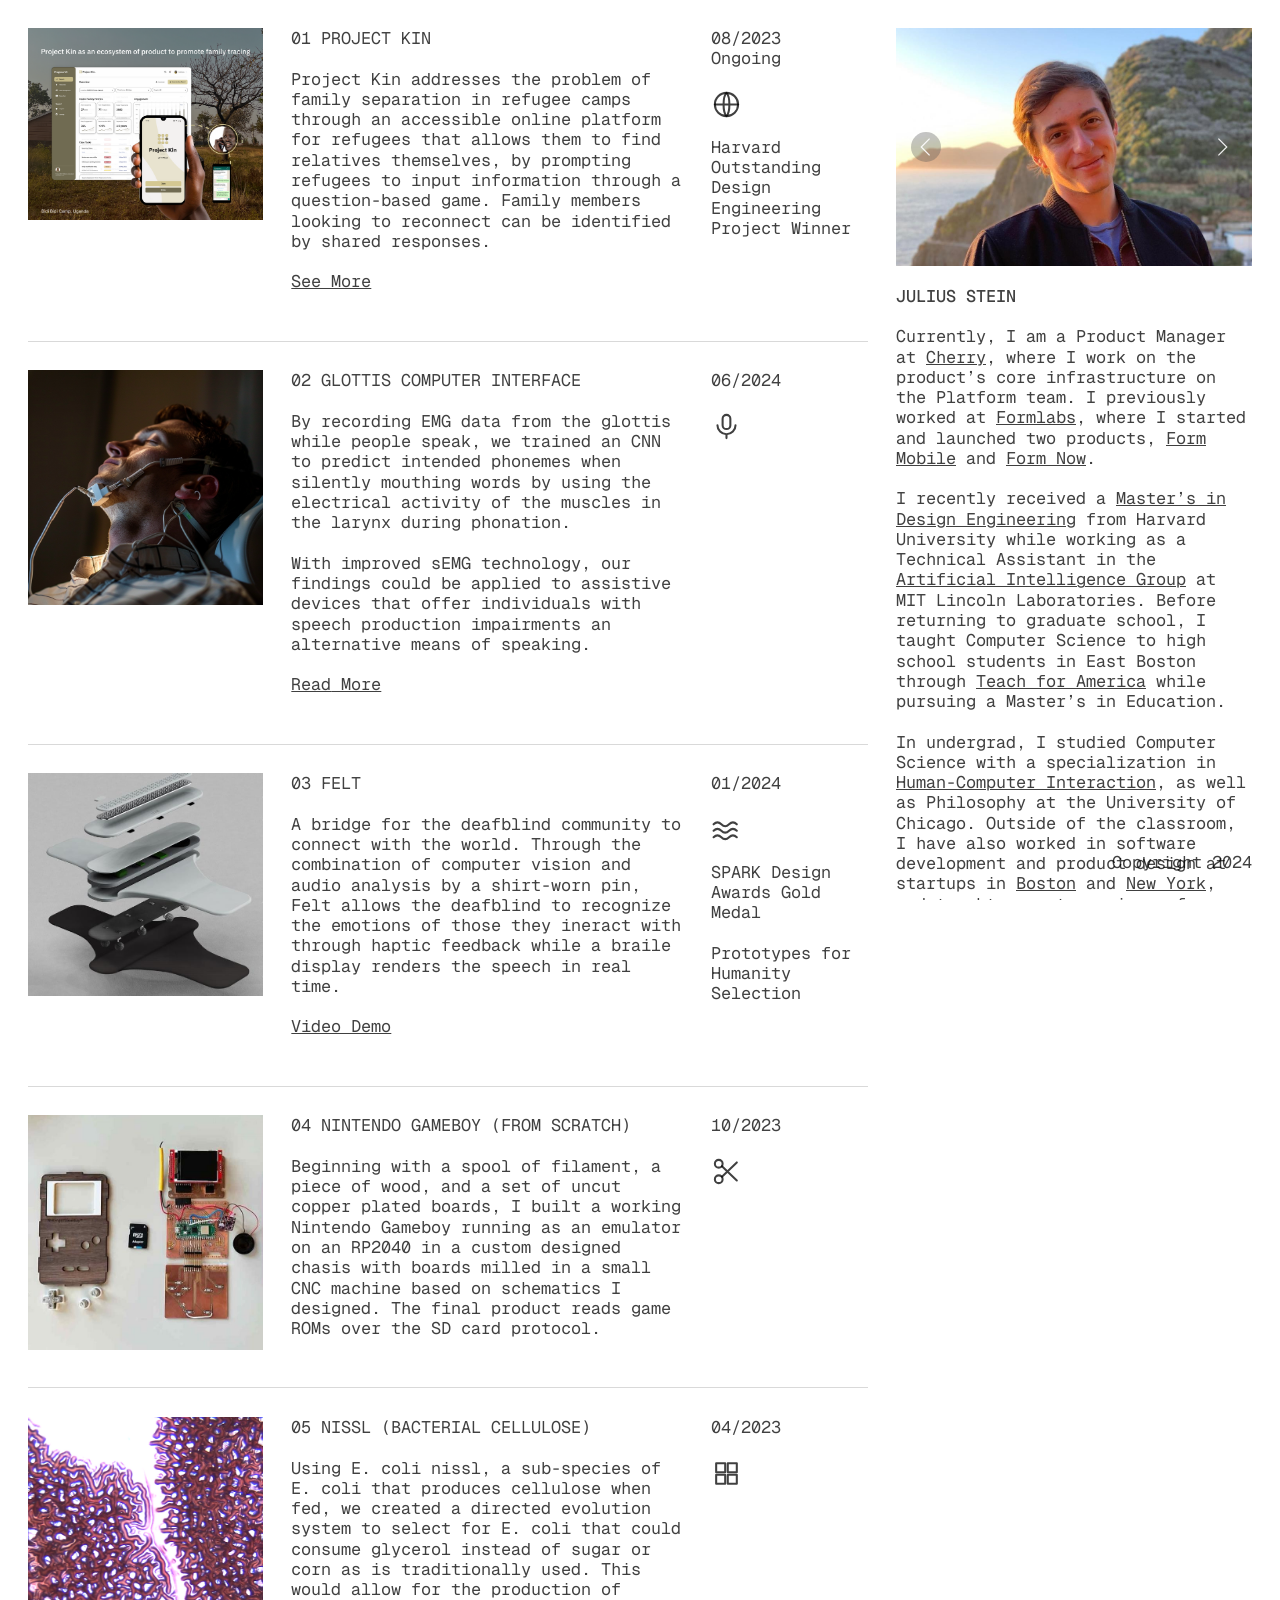
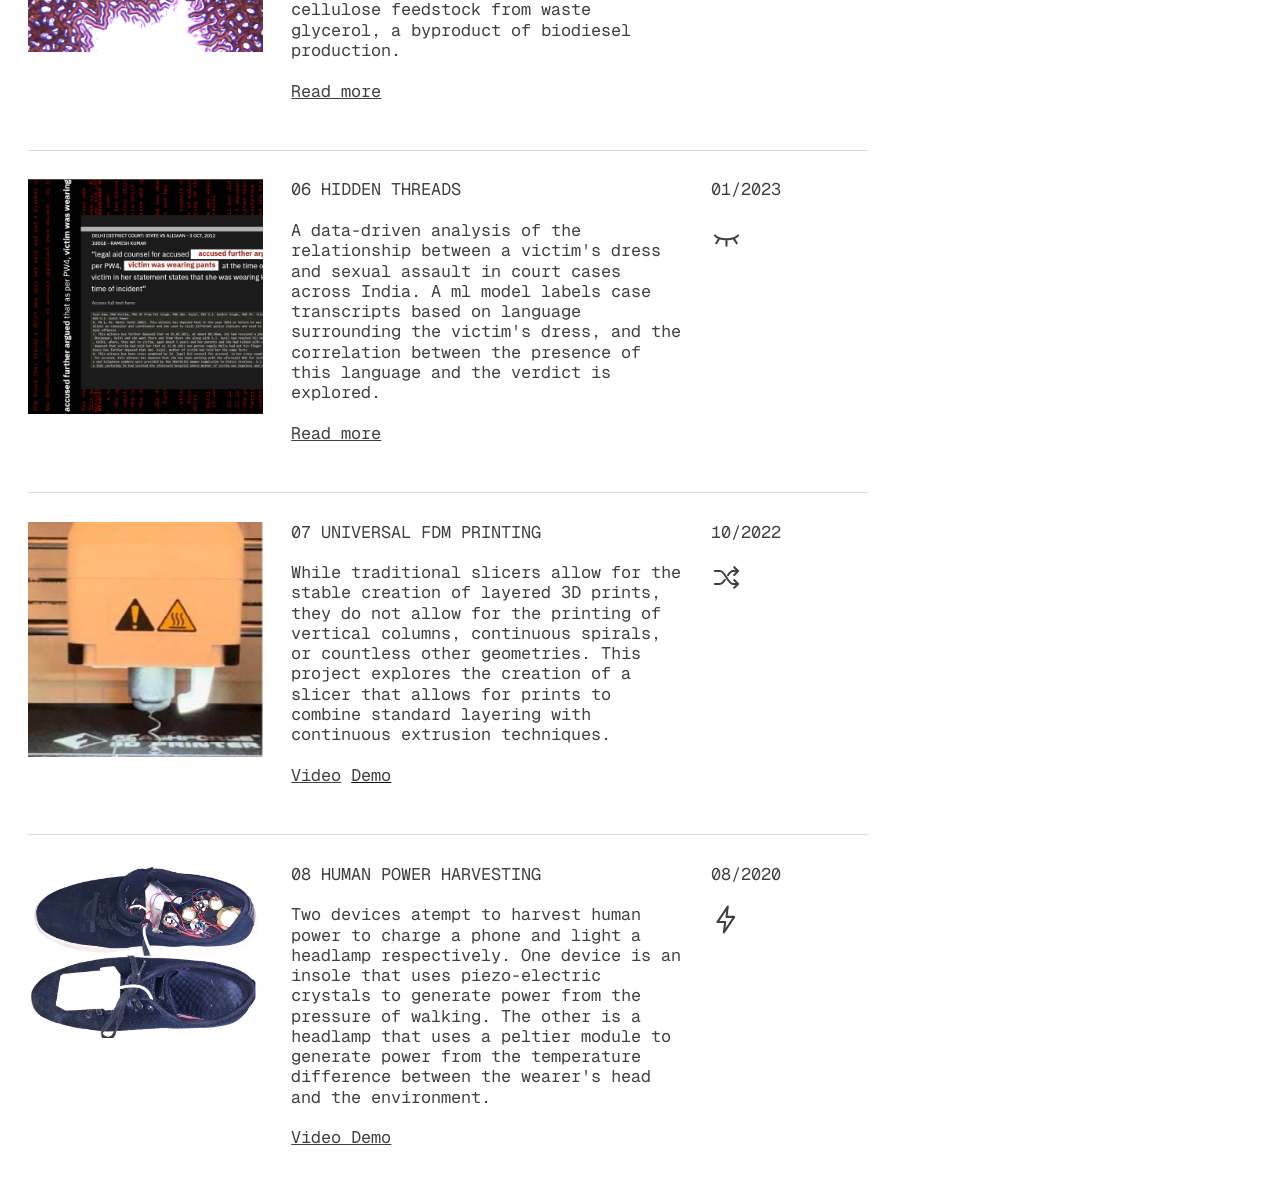
<file: index.html>
<!DOCTYPE html>
<html lang="en">
<head>
<meta charset="utf-8">
<meta name="viewport" content="width=device-width, initial-scale=1">
<title>Julius Stein</title>
<meta name="description" content="Julius Stein">
<meta property="og:title" content="Julius Stein">
<meta property="og:url" content="https://juliusstein.com">
<meta property="og:type" content="website">
<meta property="og:image" content="https://juliusstein.com/images/headshot-og.jpeg">
<meta name="twitter:card" content="summary_large_image">
<meta name="twitter:title" content="Julius Stein">
<link rel="icon" href="images/favicon.ico" sizes="any">
<link rel="preconnect" href="https://fonts.googleapis.com">
<link rel="preconnect" href="https://fonts.gstatic.com" crossorigin>
<link href="https://fonts.googleapis.com/css2?family=Geist+Mono:wght@400;500&display=swap" rel="stylesheet">
<link rel="stylesheet" href="style.css">
</head>
<body>

<aside class="panel">
  <div class="slideshow" id="slideshow" aria-label="Photos of Julius">
    <div class="slides">
      <img class="slide active" src="images/headshot-1.jpg" data-fallback="https://freight.cargo.site/w/1000/q/75/i/K1742128180069906181771671910845/IMG-20240424-WA0009.jpg" alt="Julius Stein" width="1000" height="667">
      <img class="slide" src="images/headshot-2.jpg" data-fallback="https://freight.cargo.site/w/1000/q/75/i/G1742120150423571824888368085437/IMG-20240424-WA0008.jpg" alt="Julius Stein" width="1000" height="667">
      <img class="slide" src="images/headshot-3.jpg" data-fallback="https://freight.cargo.site/w/580/q/75/i/J1743443464410953806624097319357/WhatsApp-Image-2024-04-25-at-17.18.12_893aa826.jpg" alt="Julius Stein" width="580" height="387">
    </div>
    <button class="nav prev" aria-label="Previous photo"><svg viewBox="0 0 36 36"><circle cx="18" cy="18" r="18"/><path d="M22.3 28l-10-10 10-10"/></svg></button>
    <button class="nav next" aria-label="Next photo"><svg viewBox="0 0 36 36"><circle cx="18" cy="18" r="18"/><path d="M22.3 28l-10-10 10-10"/></svg></button>
  </div>

  <p class="name"><b>JULIUS STEIN</b></p>

  <p>Currently, I am a Product Manager at <a href="https://withcherry.com/" target="_blank" rel="noopener">Cherry</a>, where I work on the product’s core infrastructure on the Platform team. I previously worked at <a href="https://formlabs.com/" target="_blank" rel="noopener">Formlabs</a>, where I started and launched two products, <a href="https://now.formlabs.com/" target="_blank" rel="noopener">Form Mobile</a> and <a href="https://formlabs.com/software/form-mobile/" target="_blank" rel="noopener">Form Now</a>.</p>

  <p>I recently received a <a href="https://mde.harvard.edu/" target="_blank" rel="noopener">Master’s in Design Engineering</a> from Harvard University while working as a Technical Assistant in the <a href="https://www.ll.mit.edu/r-d/technology-office/artificial-intelligence-technology" target="_blank" rel="noopener">Artificial Intelligence Group</a> at MIT Lincoln Laboratories. Before returning to graduate school, I taught Computer Science to high school students in East Boston through <a href="https://www.teachforamerica.org/massachusetts" target="_blank" rel="noopener">Teach for America</a> while pursuing a Master’s in Education.</p>

  <p>In undergrad, I studied Computer Science with a specialization in <a href="https://lab.plopes.org/" target="_blank" rel="noopener">Human-Computer Interaction</a>, as well as Philosophy at the University of Chicago. Outside of the classroom, I have also worked in software development and product design at startups in <a href="https://www.snapapp.com/" target="_blank" rel="noopener">Boston</a> and <a href="https://www.bioliteenergy.com/" target="_blank" rel="noopener">New York</a>, and taught computer science for a number of <a href="https://www.wearebgc.org/" target="_blank" rel="noopener">non-profits</a>.</p>

  <p class="links">
    <a href="https://www.linkedin.com/in/julius-stein/">LinkedIn</a><br>
    <a href="https://github.com/JuliusStein">GitHub</a><br>
    <a href="https://harvard.academia.edu/JuliusStein">Publications</a><br>
    <a href="mailto:juliusastein@gmail.com">Email</a>
  </p>
</aside>

<hr class="section-divider">

<main class="projects" id="overview">

  <!-- 01 -->
  <section class="project">
    <div class="col-media"><img src="images/kin.png" data-fallback="https://freight.cargo.site/w/700/q/75/i/T1921639459053810004922254768573/SquarePic.png" alt="Project Kin" width="1325" height="1080"></div>
    <div class="col-text">
      <p>01&nbsp;PROJECT&nbsp;KIN</p>
      <p>Project Kin addresses the problem of family separation in refugee camps through an accessible online platform for refugees that allows them to find relatives themselves, by prompting refugees to input information through a question-based game. Family members looking to reconnect can be identified by shared responses.</p>
      <p><a href="page-1.html">See More</a></p>
    </div>
    <div class="col-meta">
      <p>08/2023<br>Ongoing</p>
      <span class="icon" data-icon="globe"></span>
      <p>Harvard Outstanding Design Engineering Project Winner</p>
    </div>
  </section>
  <hr>

  <!-- 02 -->
  <section class="project">
    <div class="col-media"><img src="images/glottis.png" data-fallback="https://freight.cargo.site/w/700/q/75/i/I1741830804259211326674719488445/0_2.png" alt="Glottis Computer Interface" width="1024" height="1024"></div>
    <div class="col-text">
      <p>02 GLOTTIS COMPUTER INTERFACE</p>
      <p>By recording EMG data from the glottis while people speak, we trained an CNN to predict intended phonemes when silently mouthing words by using the electrical activity of the muscles in the larynx during phonation.</p>
      <p>With improved sEMG technology, our findings could be applied to assistive devices that offer individuals with speech production impairments an alternative means of speaking.</p>
      <p><a href="files/Glottis-Computer-Interface.pdf" target="_blank" rel="noopener">Read</a><u> More</u></p>
    </div>
    <div class="col-meta">
      <p>06/2024</p>
      <span class="icon" data-icon="microphone"></span>
    </div>
  </section>
  <hr>

  <!-- 03 -->
  <section class="project">
    <div class="col-media"><img src="images/felt.jpg" data-fallback="https://freight.cargo.site/w/600/q/75/i/A1741791880836005804351299008957/feltExplodedView.jpg" alt="Felt exploded view" width="702" height="666"></div>
    <div class="col-text">
      <p>03 FELT</p>
      <p>A bridge for the deafblind community to connect with the world. Through the combination of computer vision and audio analysis by a shirt-worn pin, Felt allows the deafblind to recognize the emotions of those they ineract with through haptic feedback while a braile display renders the speech in real time.</p>
      <p><a href="https://youtu.be/mPGSOm6pWeE" target="_blank" rel="noopener">Video Demo</a></p>
    </div>
    <div class="col-meta">
      <p>01/2024</p>
      <span class="icon" data-icon="waves"></span>
      <p>SPARK Design Awards Gold Medal</p>
      <p>Prototypes for Humanity Selection</p>
    </div>
  </section>
  <hr>

  <!-- 04 -->
  <section class="project">
    <div class="col-media"><img src="images/gameboy.jpg" data-fallback="https://freight.cargo.site/w/600/q/75/i/P1742142618022898024984659376573/disassembledBoardsSquare.jpg" alt="Disassembled Gameboy boards" width="629" height="629"></div>
    <div class="col-text">
      <p>04 NINTENDO GAMEBOY (FROM SCRATCH)</p>
      <p>Beginning with a spool of filament, a piece of wood, and a set of uncut copper plated boards, I built a working Nintendo Gameboy running as an emulator on an RP2040 in a custom designed chasis with boards milled in a small CNC machine based on schematics I designed. The final product reads game ROMs over the SD card protocol.</p>    </div>
    <div class="col-meta">
      <p>10/2023</p>
      <span class="icon" data-icon="scissors"></span>
    </div>
  </section>
  <hr>

  <!-- 05 -->
  <section class="project">
    <div class="col-media"><img src="images/nissl.png" data-fallback="https://freight.cargo.site/w/600/q/75/i/P1741845463665365774770874104253/p4.png" alt="Nissl bacterial cellulose" width="719" height="720"></div>
    <div class="col-text">
      <p>05 NISSL (BACTERIAL CELLULOSE)</p>
      <p>Using E. coli nissl, a sub-species of E. coli that produces cellulose when fed, we created a directed evolution system to select for E. coli that could consume glycerol instead of sugar or corn as is traditionally used. This would allow for the production of cellulose feedstock from waste glycerol, a byproduct of biodiesel production.</p>
      <p><a href="files/nisslPresentation.pdf">Read more</a></p>
    </div>
    <div class="col-meta">
      <p>04/2023</p>
      <span class="icon" data-icon="grid"></span>
    </div>
  </section>
  <hr>

  <!-- 06 -->
  <section class="project">
    <div class="col-media"><img src="images/hidden-threads.png" data-fallback="https://freight.cargo.site/w/600/q/75/i/O1741837594339684162497283373501/hiddenThreads_square.png" alt="Hidden Threads" width="831" height="831"></div>
    <div class="col-text">
      <p>06 HIDDEN THREADS</p>
      <p>A data-driven analysis of the relationship between a victim's dress and sexual assault in court cases across India. A ml model labels case transcripts based on language surrounding the victim's dress, and the correlation between the presence of this language and the verdict is explored.</p>
      <p><a href="files/DataViz_Doc.pdf">Read more</a></p>
    </div>
    <div class="col-meta">
      <p>01/2023</p>
      <span class="icon" data-icon="eye"></span>
    </div>
  </section>
  <hr>

  <!-- 07 -->
  <section class="project">
    <div class="col-media"><img src="images/print-head.jpg" data-fallback="https://freight.cargo.site/w/295/q/75/i/E1741794851222970273431847975357/print_head.jpg" alt="Print head" width="295" height="295"></div>
    <div class="col-text">
      <p>07 UNIVERSAL FDM PRINTING</p>
      <p>While traditional slicers allow for the stable creation of layered 3D prints, they do not allow for the printing of vertical columns, continuous spirals, or countless other geometries. This project explores the creation of a slicer that allows for prints to combine standard layering with continuous extrusion techniques.</p>
      <p><a href="https://youtu.be/z_kDVyPk1Vg" target="_blank" rel="noopener">Video</a> <u><a href="https://youtu.be/z_kDVyPk1Vg">Demo</a></u></p>
    </div>
    <div class="col-meta">
      <p>10/2022</p>
      <span class="icon" data-icon="shuffle"></span>
    </div>
  </section>
  <hr>

  <!-- 08 -->
  <section class="project">
    <div class="col-media"><img src="images/bodypower.png" data-fallback="https://freight.cargo.site/w/800/q/75/i/W1741795868800713611471843768765/bodypower.png" alt="Human power harvesting" width="851" height="632"></div>
    <div class="col-text">
      <p>08 HUMAN POWER HARVESTING</p>
      <p>Two devices atempt to harvest human power to charge a phone and light a headlamp respectively. One device is an insole that uses piezo-electric crystals to generate power from the pressure of walking. The other is a headlamp that uses a peltier module to generate power from the temperature difference between the wearer's head and the environment.</p>
      <p><a href="https://youtu.be/wUxrhV8IuZ8" target="_blank" rel="noopener">Video Demo</a></p>
    </div>
    <div class="col-meta">
      <p>08/2020</p>
      <span class="icon" data-icon="bolt"></span>
    </div>
  </section>
</main>

<footer class="copyright">Copyright 2024</footer>

<script src="script.js"></script>
</body>
</html>
</file>
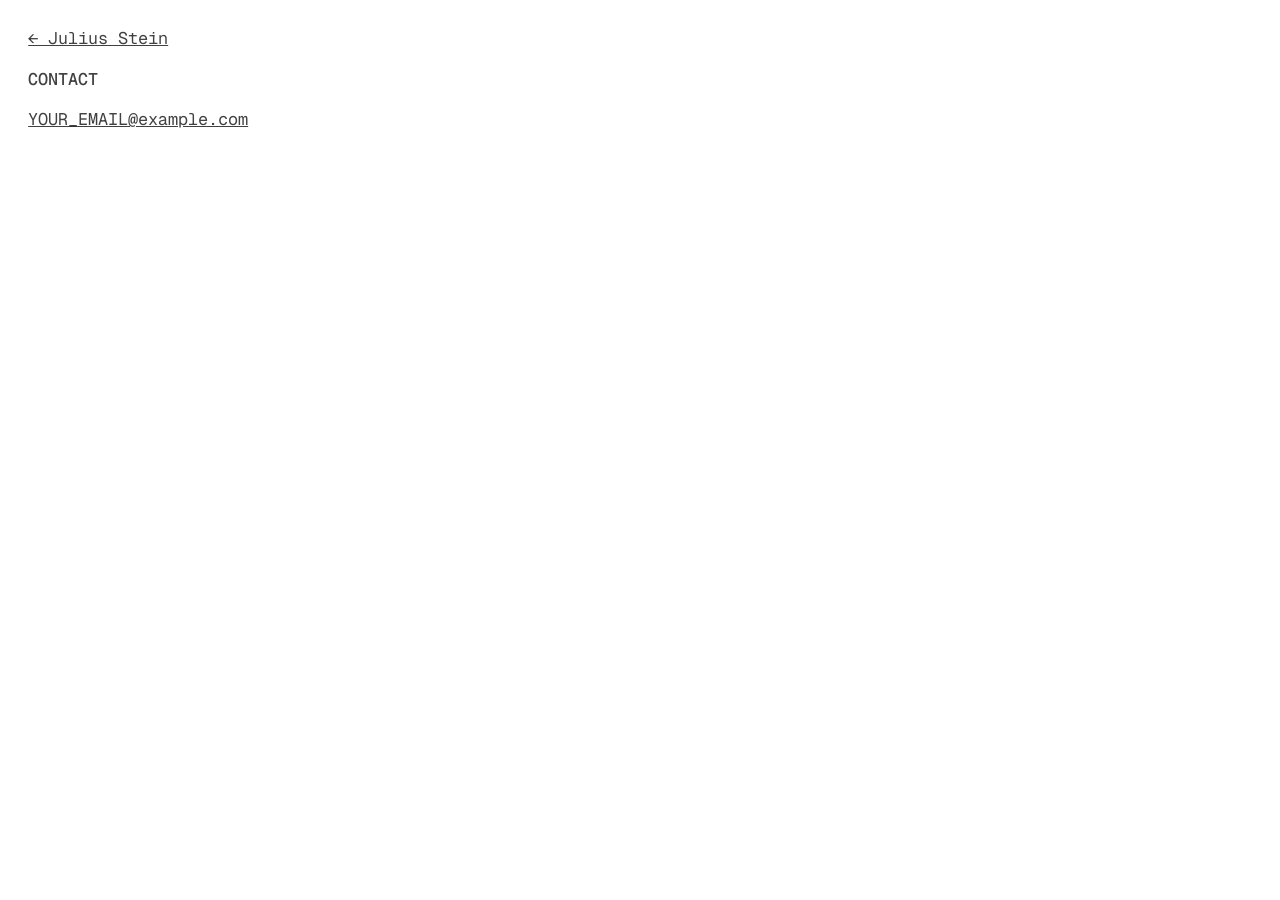
<file: contact.html>
<!DOCTYPE html>
<html lang="en">
<head>
<meta charset="utf-8">
<meta name="viewport" content="width=device-width, initial-scale=1">
<title>Contact – Julius Stein</title>
<link rel="icon" href="images/favicon.ico">
<link href="https://fonts.googleapis.com/css2?family=Geist+Mono:wght@400;500&display=swap" rel="stylesheet">
<link rel="stylesheet" href="style.css">
</head>
<body>
<div class="subpage">
  <p><a href="index.html">&larr; Julius Stein</a></p>
  <p><b>CONTACT</b></p>
  <!-- TODO: replace with your preferred email address. -->
  <p><a href="mailto:YOUR_EMAIL@example.com">YOUR_EMAIL@example.com</a></p>
</div>
</body>
</html>
</file>
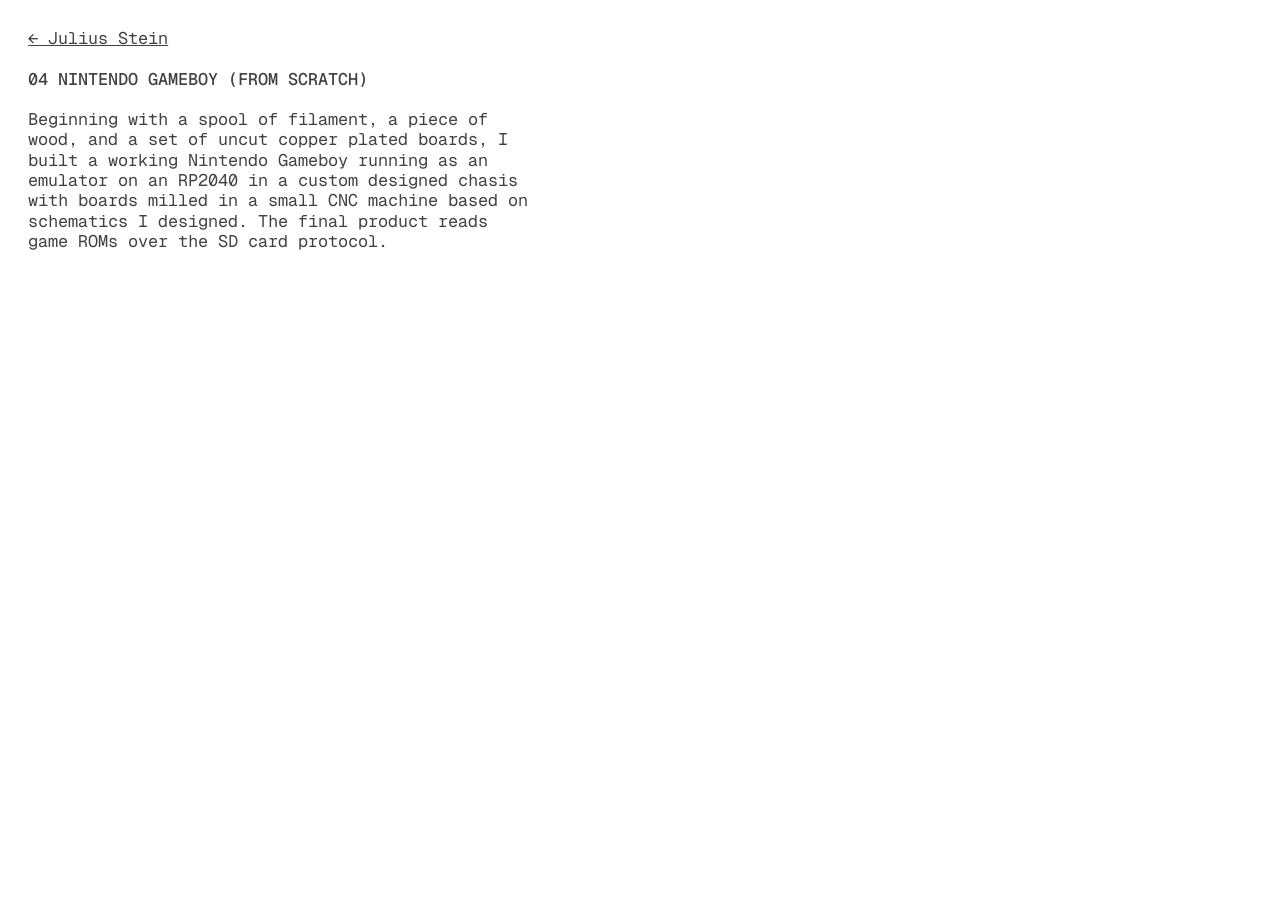
<file: overview.html>
<!DOCTYPE html>
<html lang="en">
<head>
<meta charset="utf-8">
<meta name="viewport" content="width=device-width, initial-scale=1">
<title>Nintendo Gameboy (From Scratch) – Julius Stein</title>
<link rel="icon" href="images/favicon.ico">
<link href="https://fonts.googleapis.com/css2?family=Geist+Mono:wght@400;500&display=swap" rel="stylesheet">
<link rel="stylesheet" href="style.css">
</head>
<body>
<div class="subpage">
  <p><a href="index.html">&larr; Julius Stein</a></p>
  <p><b>04 NINTENDO GAMEBOY (FROM SCRATCH)</b></p>
  <p>Beginning with a spool of filament, a piece of wood, and a set of uncut copper plated boards, I built a working Nintendo Gameboy running as an emulator on an RP2040 in a custom designed chasis with boards milled in a small CNC machine based on schematics I designed. The final product reads game ROMs over the SD card protocol.</p>
  <!-- TODO: paste the full text/images from your old juliusstein.com/overview page here (that page wasn't in the saved file). -->
</div>
</body>
</html>
</file>
<file: style.css>
:root {
  --text: rgba(0, 0, 0, 0.75);
  --text-strong: rgba(0, 0, 0, 0.85);
  --rule: rgba(0, 0, 0, 0.15);
  --pad: 2rem;
}

* { box-sizing: border-box; }

html { font-size: 14.08px; }

body {
  margin: 0;
  background: #fff;
  color: var(--text);
  font-family: "Geist Mono", "Monument Grotesk Mono Variable", ui-monospace, Menlo, Consolas, monospace;
  font-size: 1.2rem;
  font-weight: 400;
  line-height: 1.2;
  -webkit-font-smoothing: antialiased;
}

p { margin: 0 0 1.2em; }
a { color: inherit; text-decoration: underline; }
a:active { opacity: .7; }
b { font-weight: 500; }
hr { border: 0; height: 1px; background: var(--rule); margin: 1.7em 0; }

/* Fixed right-hand panel (30% wide) */
.panel {
  position: fixed;
  top: 0;
  right: 0;
  width: 30%;
  max-height: 100vh;
  overflow-y: auto;
  scrollbar-width: none;
  padding: 2rem 2rem 2rem 0;
  z-index: 10;
}
.panel::-webkit-scrollbar { display: none; }
.name { margin-bottom: 1.2em; }
.links { margin-top: 1.2em; }

/* Main project column (70% wide) */
.projects {
  width: 70%;
  max-width: 70%;
  padding: 2rem;
  min-height: 100vh;
}

.project {
  display: grid;
  grid-template-columns: 3fr 5fr 2fr;
  gap: 2rem;
  align-items: start;
}
.project img { display: block; max-width: 100%; height: auto; }
.col-text p:first-child { margin-bottom: 1.2em; }
.col-meta .icon { display: inline-block; width: 2.2rem; height: 2.2rem; margin: 0 0 1em; color: var(--text); }
.col-meta .icon svg { width: 100%; height: 100%; fill: none; stroke: currentColor; stroke-width: 1.6; stroke-linecap: round; stroke-linejoin: round; }

/* Slideshow */
.slideshow { position: relative; margin-bottom: 1.2em; overflow: hidden; touch-action: pan-y; }
.slideshow .slides { position: relative; }
.slideshow .slide { display: none; width: 100%; height: auto; }
.slideshow .slide.active { display: block; }
.slideshow .nav {
  position: absolute; top: 0; bottom: 0; margin: auto 0; height: 30px; width: 30px;
  padding: 0; border: 0; background: none; cursor: pointer;
}
.slideshow .nav svg { width: 30px; height: 30px; display: block; }
.slideshow .nav circle { fill: rgba(87, 87, 87, 0.35); }
.slideshow .nav path { fill: none; stroke: rgba(255, 255, 255, 0.9); stroke-width: 1.5; }
.slideshow .nav:active { opacity: .7; }
.slideshow .prev { left: 15px; }
.slideshow .next { right: 15px; transform: scaleX(-1); }

.copyright {
  position: fixed; bottom: 0; right: 0; width: 30%;
  padding: 2rem 2rem 2rem 0; text-align: right; pointer-events: none; z-index: 11;
}

/* Project page (page-1.html) */
.slideshow .slide img, .slideshow .slide video { display: block; width: 100%; height: auto; }
.main-show { margin-bottom: 2rem; }
.main-show .slide img, .main-show .slide video { max-height: 80vh; object-fit: contain; object-position: left top; width: auto; max-width: 100%; }
.doc-head { display: flex; justify-content: space-between; margin-bottom: 2rem; }
.doc-id { color: rgba(0, 0, 0, 0.4); }
.detail-grid { display: grid; grid-template-columns: 3fr 9fr; gap: 2rem; margin-bottom: 3rem; }
a.blue { color: rgba(0, 43, 255, 0.75); }
.media-grid { display: grid; grid-template-columns: repeat(3, 1fr); gap: 1rem; align-items: start; }
.media-grid img, .media-grid video { width: 100%; height: auto; display: block; }
.page-nav { margin-top: 3rem; }

/* Subpages */
.subpage { max-width: 40rem; padding: 2rem; }

/* Mobile: single column */
.section-divider { display: none; }

@media (max-width: 800px) {
  /* Mono type is wide, so body text is ~16.5px on phones (between 14px and the original 19px) */
  html { font-size: 13.75px; -webkit-text-size-adjust: 100%; }
  body { line-height: 1.35; }
  p { margin-bottom: 1em; }
  .panel { position: static; width: 100%; max-height: none; padding: 1.25rem 1.5rem 0; overflow: visible; }
  .section-divider { display: block; margin: 1.5rem 1.5rem 0; }
  .projects { width: 100%; max-width: 100%; padding: 1.5rem; min-height: 0; }
  .col-meta .icon { width: 1.8rem; height: 1.8rem; }
  hr { margin: 1.5em 0; }
  .project, .detail-grid { grid-template-columns: 1fr; gap: 1rem; }
  .media-grid { grid-template-columns: repeat(2, 1fr); }
  .copyright { position: static; width: 100%; padding: 0 1.5rem 1.5rem; }
}
</file>
